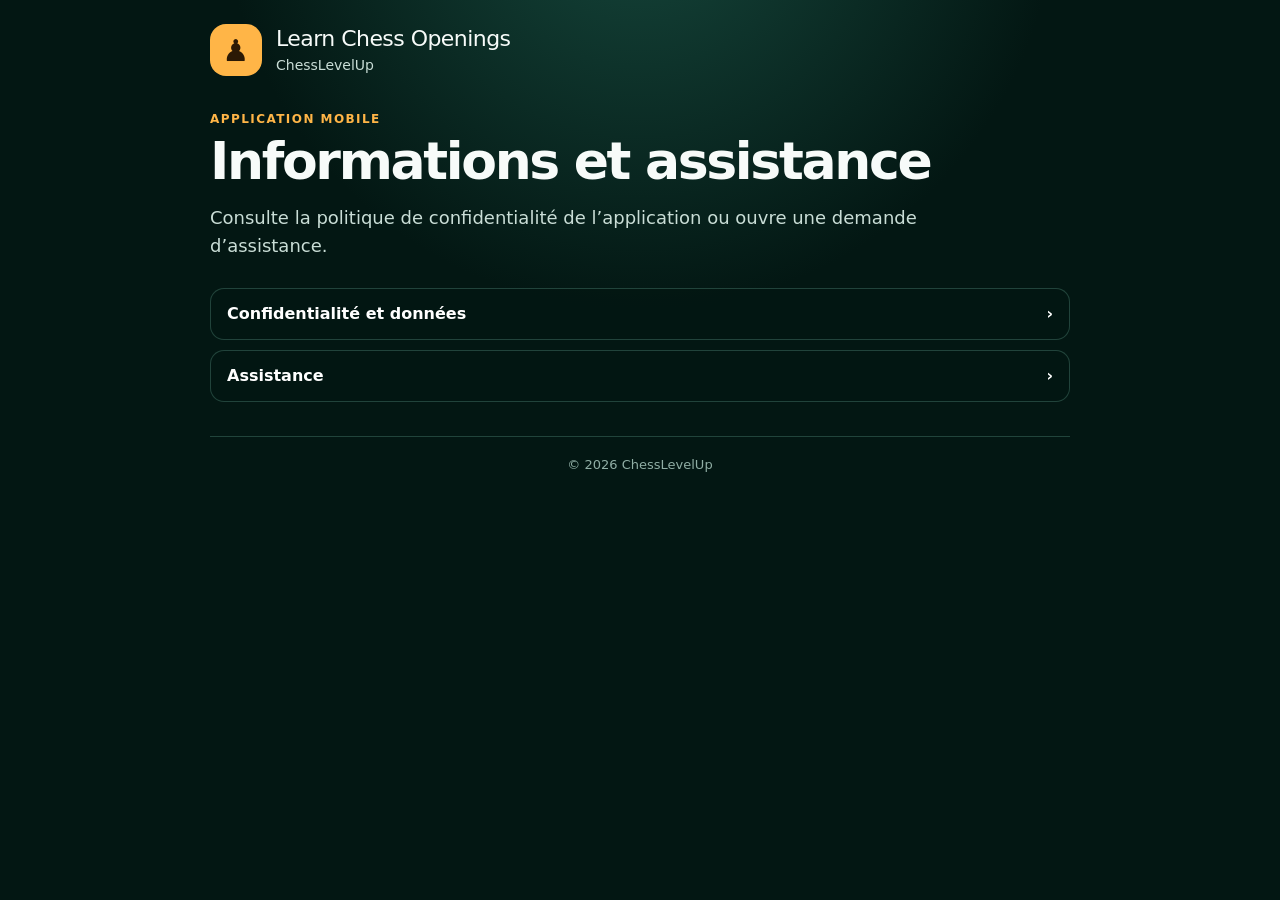
<file: index.html>
<!doctype html>
<html lang="fr">
<head>
  <meta charset="utf-8">
  <meta name="viewport" content="width=device-width, initial-scale=1">
  <meta name="description" content="Informations légales et assistance de l’application Learn Chess Openings.">
  <meta name="theme-color" content="#031713">
  <title>Learn Chess Openings · Informations et assistance</title>
  <link rel="stylesheet" href="./styles.css">
</head>
<body>
  <main class="site-shell">
    <header class="site-header">
      <div class="site-mark" aria-hidden="true">♟</div>
      <div><p class="site-title">Learn Chess Openings</p><p class="site-subtitle">ChessLevelUp</p></div>
    </header>
    <section class="hero">
      <p class="eyebrow">Application mobile</p>
      <h1>Informations et assistance</h1>
      <p class="lead">Consulte la politique de confidentialité de l’application ou ouvre une demande d’assistance.</p>
    </section>
    <div class="actions">
      <a class="action" href="./privacy/"><span>Confidentialité et données</span><span aria-hidden="true">›</span></a>
      <a class="action" href="./support/"><span>Assistance</span><span aria-hidden="true">›</span></a>
    </div>
    <footer class="site-footer">© 2026 ChessLevelUp</footer>
  </main>
</body>
</html>
</file>
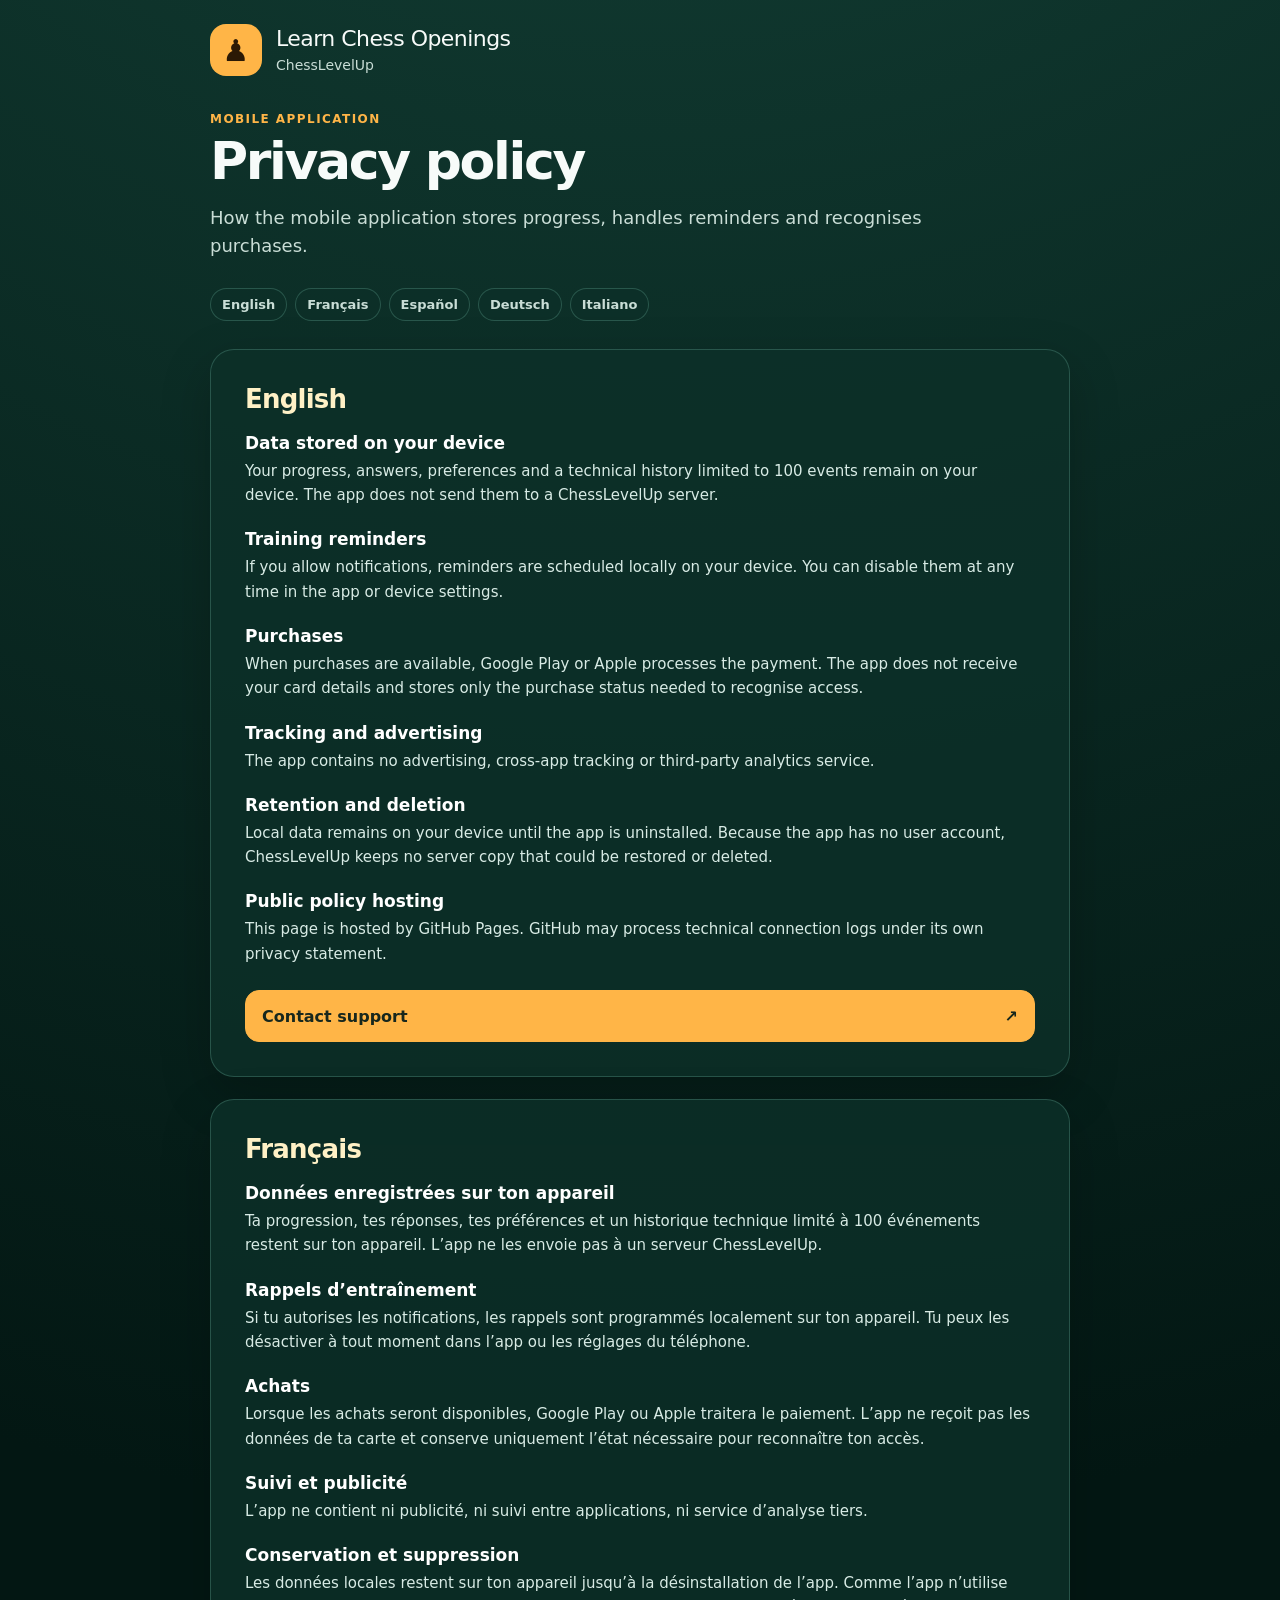
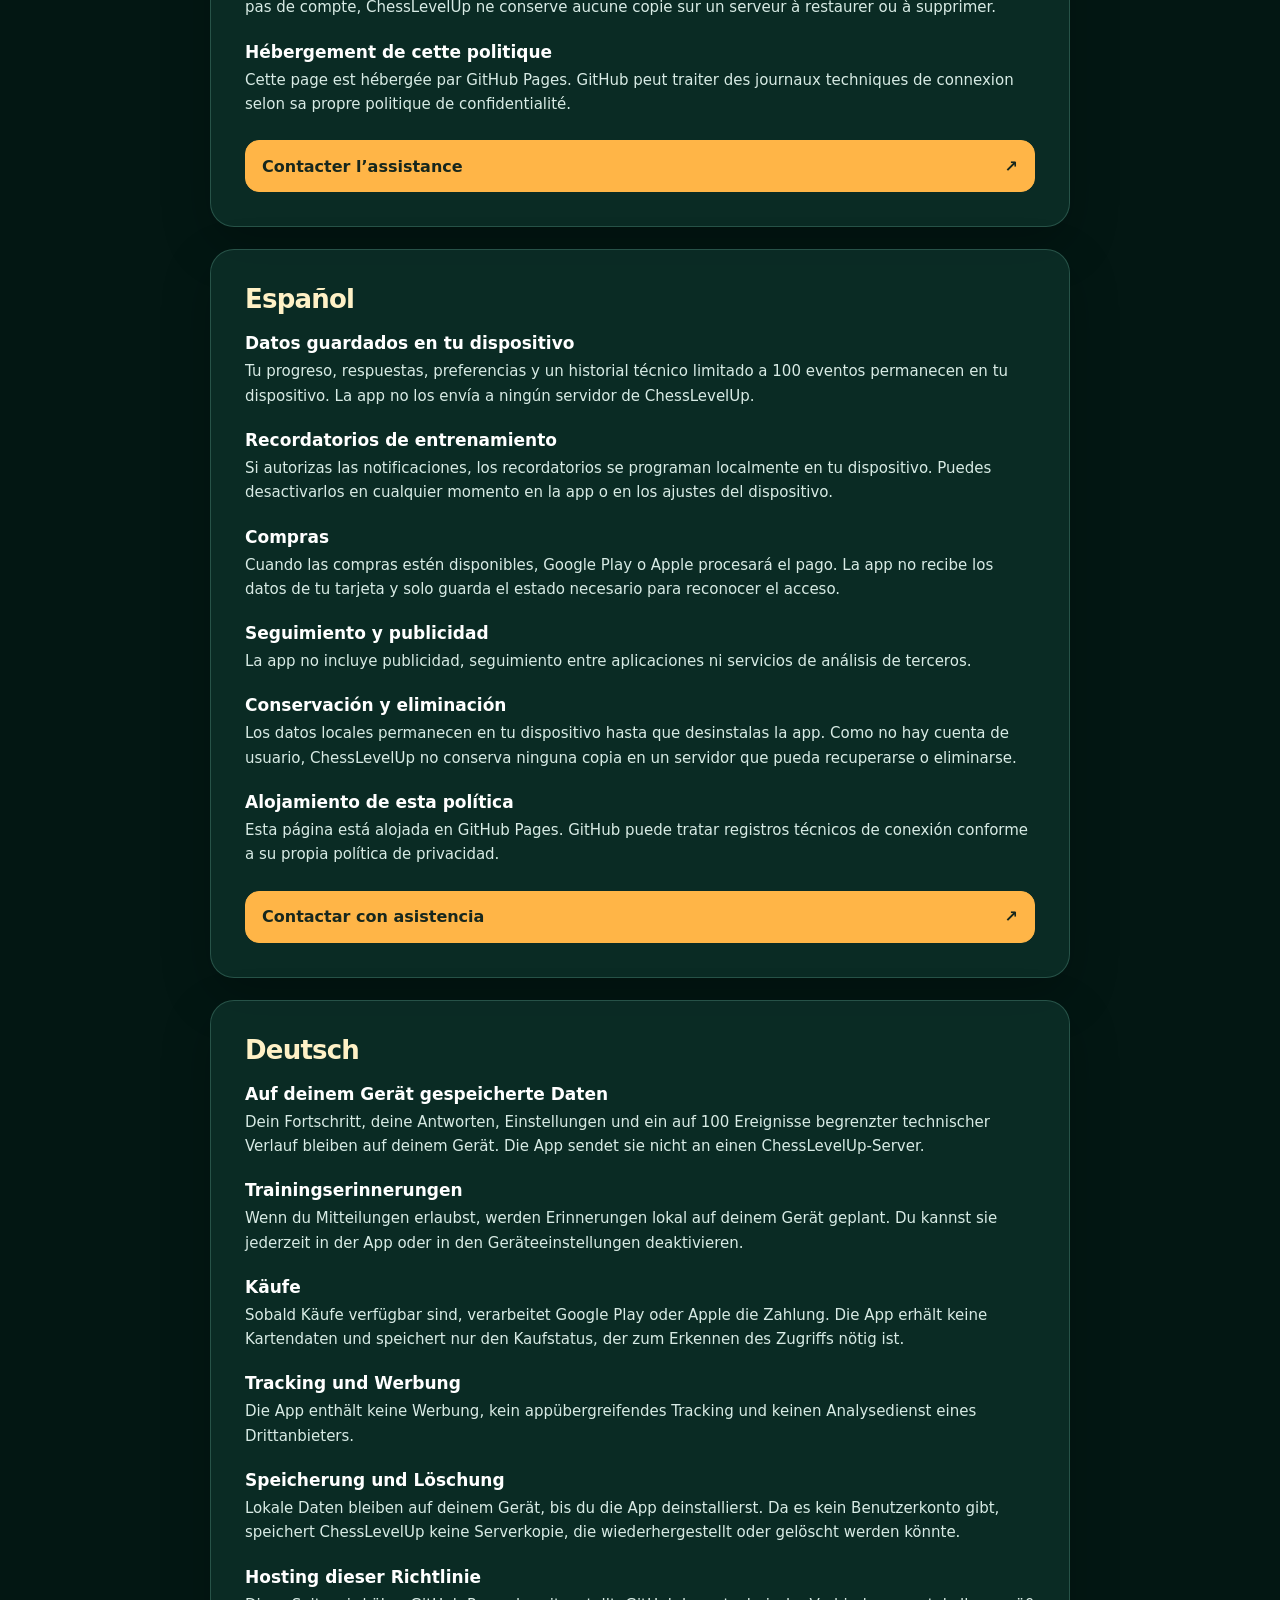
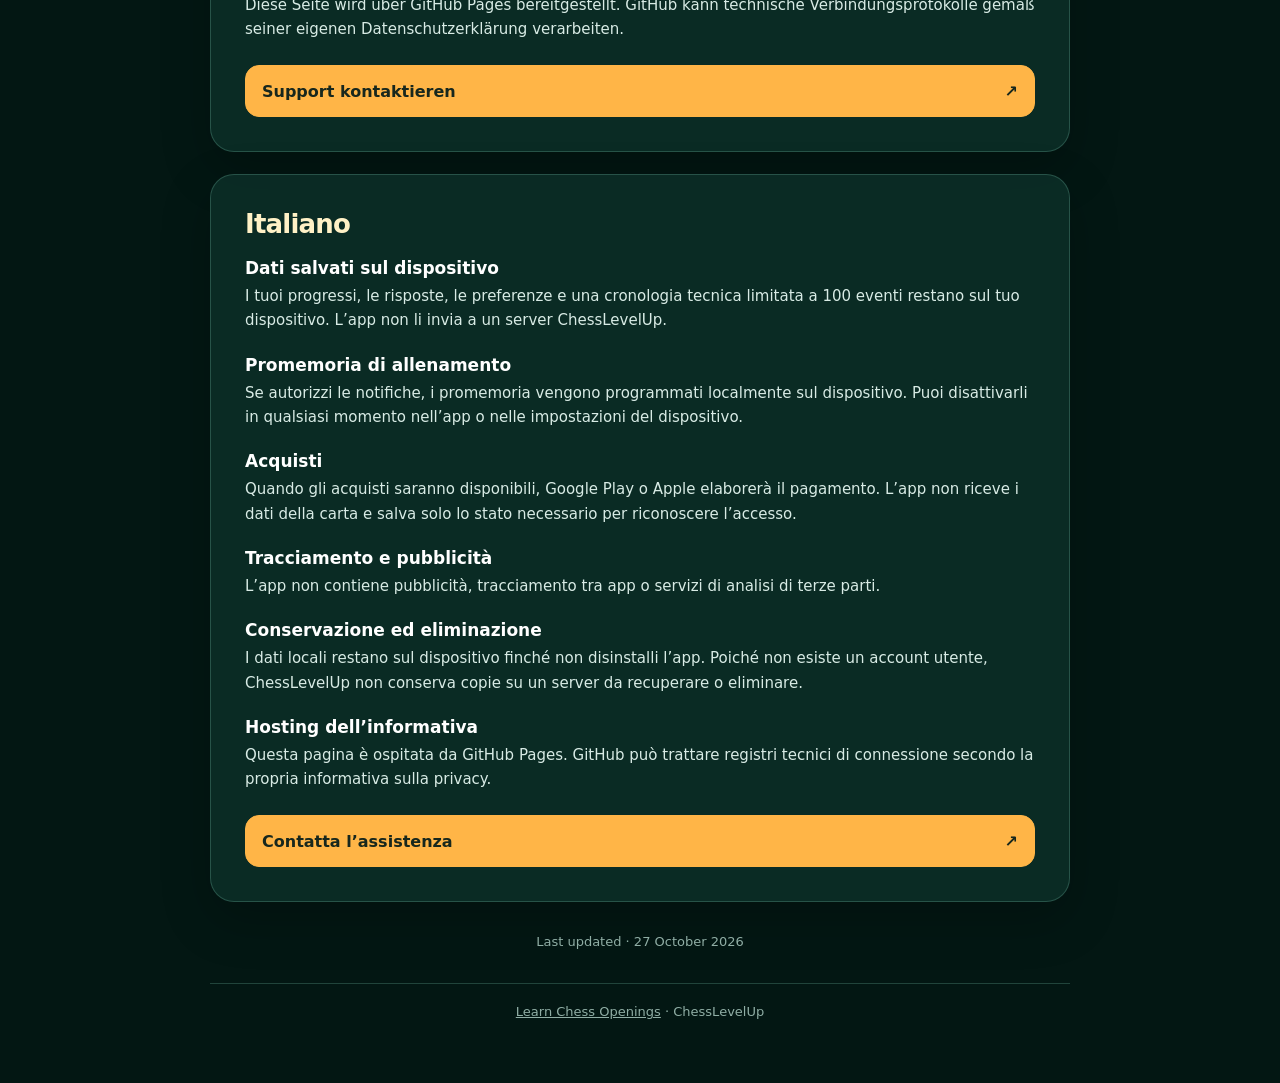
<file: privacy/index.html>
<!doctype html>
<html lang="en">
<head>
  <meta charset="utf-8">
  <meta name="viewport" content="width=device-width, initial-scale=1">
  <meta name="description" content="Privacy policy for the Learn Chess Openings mobile application.">
  <meta name="theme-color" content="#031713">
  <title>Privacy policy · Learn Chess Openings</title>
  <link rel="stylesheet" href="../styles.css">
</head>
<body>
  <main class="site-shell">
    <header class="site-header">
      <div class="site-mark" aria-hidden="true">♟</div>
      <div><p class="site-title">Learn Chess Openings</p><p class="site-subtitle">ChessLevelUp</p></div>
    </header>
    <section class="hero">
      <p class="eyebrow">Mobile application</p>
      <h1>Privacy policy</h1>
      <p class="lead">How the mobile application stores progress, handles reminders and recognises purchases.</p>
    </section>
    <nav class="language-nav" aria-label="Languages">
      <a href="#en" lang="en">English</a><a href="#fr" lang="fr">Français</a><a href="#es" lang="es">Español</a><a href="#de" lang="de">Deutsch</a><a href="#it" lang="it">Italiano</a>
    </nav>

    <section class="language-section" id="en" lang="en">
      <h2>English</h2>
      <div class="policy-block"><h3>Data stored on your device</h3><p>Your progress, answers, preferences and a technical history limited to 100 events remain on your device. The app does not send them to a ChessLevelUp server.</p></div>
      <div class="policy-block"><h3>Training reminders</h3><p>If you allow notifications, reminders are scheduled locally on your device. You can disable them at any time in the app or device settings.</p></div>
      <div class="policy-block"><h3>Purchases</h3><p>When purchases are available, Google Play or Apple processes the payment. The app does not receive your card details and stores only the purchase status needed to recognise access.</p></div>
      <div class="policy-block"><h3>Tracking and advertising</h3><p>The app contains no advertising, cross-app tracking or third-party analytics service.</p></div>
      <div class="policy-block"><h3>Retention and deletion</h3><p>Local data remains on your device until the app is uninstalled. Because the app has no user account, ChessLevelUp keeps no server copy that could be restored or deleted.</p></div>
      <div class="policy-block"><h3>Public policy hosting</h3><p>This page is hosted by GitHub Pages. GitHub may process technical connection logs under its own privacy statement.</p></div>
      <div class="actions"><a class="action action--primary" href="../support/#en"><span>Contact support</span><span aria-hidden="true">↗</span></a></div>
    </section>

    <section class="language-section" id="fr" lang="fr">
      <h2>Français</h2>
      <div class="policy-block"><h3>Données enregistrées sur ton appareil</h3><p>Ta progression, tes réponses, tes préférences et un historique technique limité à 100 événements restent sur ton appareil. L’app ne les envoie pas à un serveur ChessLevelUp.</p></div>
      <div class="policy-block"><h3>Rappels d’entraînement</h3><p>Si tu autorises les notifications, les rappels sont programmés localement sur ton appareil. Tu peux les désactiver à tout moment dans l’app ou les réglages du téléphone.</p></div>
      <div class="policy-block"><h3>Achats</h3><p>Lorsque les achats seront disponibles, Google Play ou Apple traitera le paiement. L’app ne reçoit pas les données de ta carte et conserve uniquement l’état nécessaire pour reconnaître ton accès.</p></div>
      <div class="policy-block"><h3>Suivi et publicité</h3><p>L’app ne contient ni publicité, ni suivi entre applications, ni service d’analyse tiers.</p></div>
      <div class="policy-block"><h3>Conservation et suppression</h3><p>Les données locales restent sur ton appareil jusqu’à la désinstallation de l’app. Comme l’app n’utilise pas de compte, ChessLevelUp ne conserve aucune copie sur un serveur à restaurer ou à supprimer.</p></div>
      <div class="policy-block"><h3>Hébergement de cette politique</h3><p>Cette page est hébergée par GitHub Pages. GitHub peut traiter des journaux techniques de connexion selon sa propre politique de confidentialité.</p></div>
      <div class="actions"><a class="action action--primary" href="../support/#fr"><span>Contacter l’assistance</span><span aria-hidden="true">↗</span></a></div>
    </section>

    <section class="language-section" id="es" lang="es">
      <h2>Español</h2>
      <div class="policy-block"><h3>Datos guardados en tu dispositivo</h3><p>Tu progreso, respuestas, preferencias y un historial técnico limitado a 100 eventos permanecen en tu dispositivo. La app no los envía a ningún servidor de ChessLevelUp.</p></div>
      <div class="policy-block"><h3>Recordatorios de entrenamiento</h3><p>Si autorizas las notificaciones, los recordatorios se programan localmente en tu dispositivo. Puedes desactivarlos en cualquier momento en la app o en los ajustes del dispositivo.</p></div>
      <div class="policy-block"><h3>Compras</h3><p>Cuando las compras estén disponibles, Google Play o Apple procesará el pago. La app no recibe los datos de tu tarjeta y solo guarda el estado necesario para reconocer el acceso.</p></div>
      <div class="policy-block"><h3>Seguimiento y publicidad</h3><p>La app no incluye publicidad, seguimiento entre aplicaciones ni servicios de análisis de terceros.</p></div>
      <div class="policy-block"><h3>Conservación y eliminación</h3><p>Los datos locales permanecen en tu dispositivo hasta que desinstalas la app. Como no hay cuenta de usuario, ChessLevelUp no conserva ninguna copia en un servidor que pueda recuperarse o eliminarse.</p></div>
      <div class="policy-block"><h3>Alojamiento de esta política</h3><p>Esta página está alojada en GitHub Pages. GitHub puede tratar registros técnicos de conexión conforme a su propia política de privacidad.</p></div>
      <div class="actions"><a class="action action--primary" href="../support/#es"><span>Contactar con asistencia</span><span aria-hidden="true">↗</span></a></div>
    </section>

    <section class="language-section" id="de" lang="de">
      <h2>Deutsch</h2>
      <div class="policy-block"><h3>Auf deinem Gerät gespeicherte Daten</h3><p>Dein Fortschritt, deine Antworten, Einstellungen und ein auf 100 Ereignisse begrenzter technischer Verlauf bleiben auf deinem Gerät. Die App sendet sie nicht an einen ChessLevelUp-Server.</p></div>
      <div class="policy-block"><h3>Trainingserinnerungen</h3><p>Wenn du Mitteilungen erlaubst, werden Erinnerungen lokal auf deinem Gerät geplant. Du kannst sie jederzeit in der App oder in den Geräteeinstellungen deaktivieren.</p></div>
      <div class="policy-block"><h3>Käufe</h3><p>Sobald Käufe verfügbar sind, verarbeitet Google Play oder Apple die Zahlung. Die App erhält keine Kartendaten und speichert nur den Kaufstatus, der zum Erkennen des Zugriffs nötig ist.</p></div>
      <div class="policy-block"><h3>Tracking und Werbung</h3><p>Die App enthält keine Werbung, kein appübergreifendes Tracking und keinen Analysedienst eines Drittanbieters.</p></div>
      <div class="policy-block"><h3>Speicherung und Löschung</h3><p>Lokale Daten bleiben auf deinem Gerät, bis du die App deinstallierst. Da es kein Benutzerkonto gibt, speichert ChessLevelUp keine Serverkopie, die wiederhergestellt oder gelöscht werden könnte.</p></div>
      <div class="policy-block"><h3>Hosting dieser Richtlinie</h3><p>Diese Seite wird über GitHub Pages bereitgestellt. GitHub kann technische Verbindungsprotokolle gemäß seiner eigenen Datenschutzerklärung verarbeiten.</p></div>
      <div class="actions"><a class="action action--primary" href="../support/#de"><span>Support kontaktieren</span><span aria-hidden="true">↗</span></a></div>
    </section>

    <section class="language-section" id="it" lang="it">
      <h2>Italiano</h2>
      <div class="policy-block"><h3>Dati salvati sul dispositivo</h3><p>I tuoi progressi, le risposte, le preferenze e una cronologia tecnica limitata a 100 eventi restano sul tuo dispositivo. L’app non li invia a un server ChessLevelUp.</p></div>
      <div class="policy-block"><h3>Promemoria di allenamento</h3><p>Se autorizzi le notifiche, i promemoria vengono programmati localmente sul dispositivo. Puoi disattivarli in qualsiasi momento nell’app o nelle impostazioni del dispositivo.</p></div>
      <div class="policy-block"><h3>Acquisti</h3><p>Quando gli acquisti saranno disponibili, Google Play o Apple elaborerà il pagamento. L’app non riceve i dati della carta e salva solo lo stato necessario per riconoscere l’accesso.</p></div>
      <div class="policy-block"><h3>Tracciamento e pubblicità</h3><p>L’app non contiene pubblicità, tracciamento tra app o servizi di analisi di terze parti.</p></div>
      <div class="policy-block"><h3>Conservazione ed eliminazione</h3><p>I dati locali restano sul dispositivo finché non disinstalli l’app. Poiché non esiste un account utente, ChessLevelUp non conserva copie su un server da recuperare o eliminare.</p></div>
      <div class="policy-block"><h3>Hosting dell’informativa</h3><p>Questa pagina è ospitata da GitHub Pages. GitHub può trattare registri tecnici di connessione secondo la propria informativa sulla privacy.</p></div>
      <div class="actions"><a class="action action--primary" href="../support/#it"><span>Contatta l’assistenza</span><span aria-hidden="true">↗</span></a></div>
    </section>

    <p class="updated">Last updated · 27 October 2026</p>
    <footer class="site-footer"><a href="../">Learn Chess Openings</a> · ChessLevelUp</footer>
  </main>
</body>
</html>
</file>
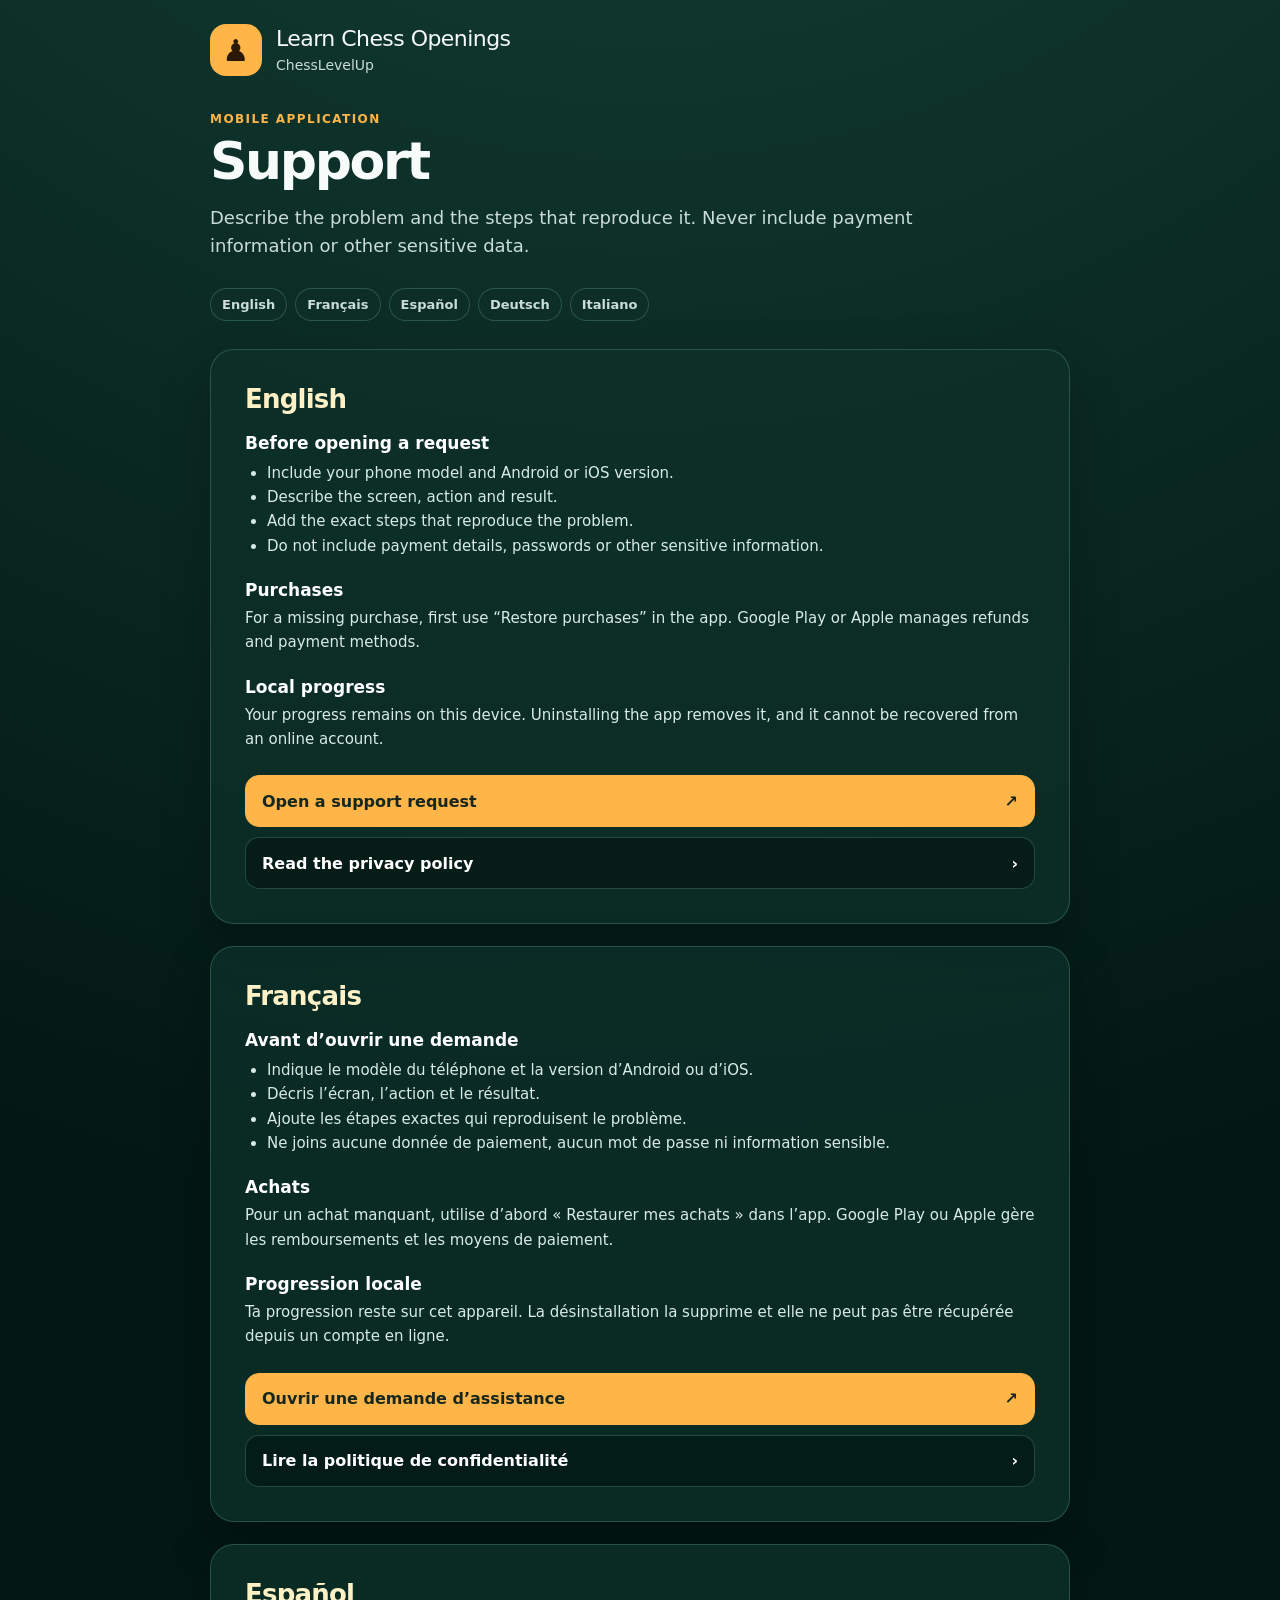
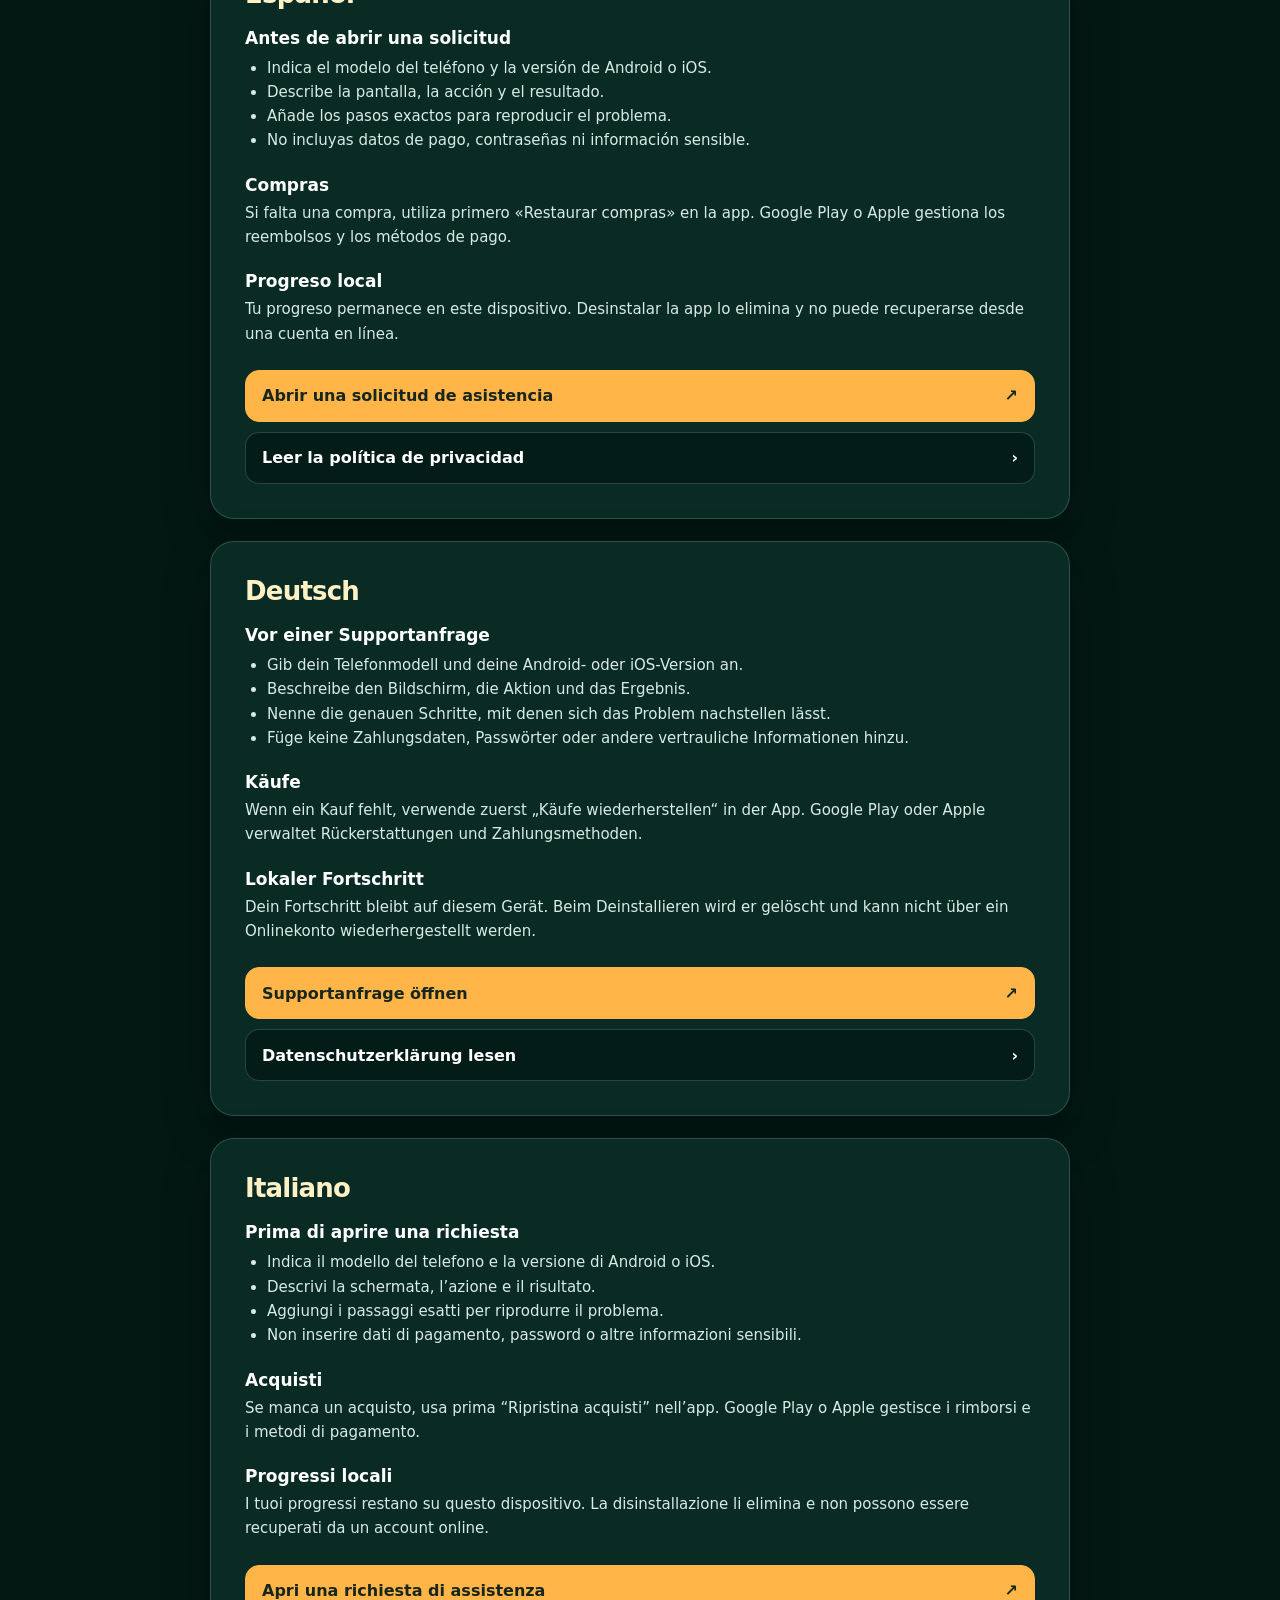
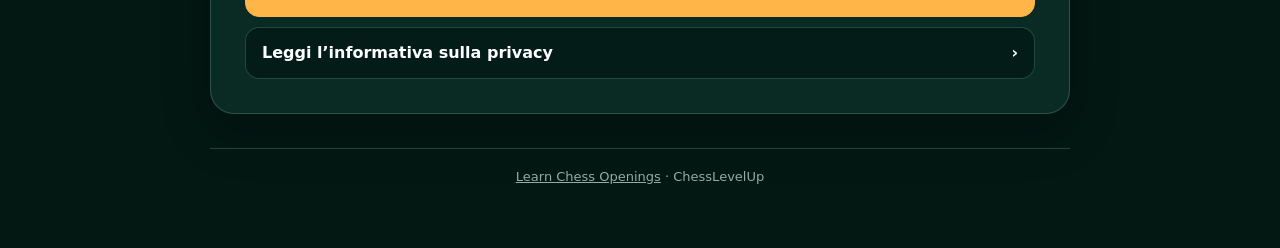
<file: support/index.html>
<!doctype html>
<html lang="en">
<head>
  <meta charset="utf-8">
  <meta name="viewport" content="width=device-width, initial-scale=1">
  <meta name="description" content="Support for the Learn Chess Openings mobile application.">
  <meta name="theme-color" content="#031713">
  <title>Support · Learn Chess Openings</title>
  <link rel="stylesheet" href="../styles.css">
</head>
<body>
  <main class="site-shell">
    <header class="site-header">
      <div class="site-mark" aria-hidden="true">♟</div>
      <div><p class="site-title">Learn Chess Openings</p><p class="site-subtitle">ChessLevelUp</p></div>
    </header>
    <section class="hero">
      <p class="eyebrow">Mobile application</p>
      <h1>Support</h1>
      <p class="lead">Describe the problem and the steps that reproduce it. Never include payment information or other sensitive data.</p>
    </section>
    <nav class="language-nav" aria-label="Languages">
      <a href="#en" lang="en">English</a><a href="#fr" lang="fr">Français</a><a href="#es" lang="es">Español</a><a href="#de" lang="de">Deutsch</a><a href="#it" lang="it">Italiano</a>
    </nav>

    <section class="language-section" id="en" lang="en">
      <h2>English</h2>
      <div class="policy-block"><h3>Before opening a request</h3><ul><li>Include your phone model and Android or iOS version.</li><li>Describe the screen, action and result.</li><li>Add the exact steps that reproduce the problem.</li><li>Do not include payment details, passwords or other sensitive information.</li></ul></div>
      <div class="policy-block"><h3>Purchases</h3><p>For a missing purchase, first use “Restore purchases” in the app. Google Play or Apple manages refunds and payment methods.</p></div>
      <div class="policy-block"><h3>Local progress</h3><p>Your progress remains on this device. Uninstalling the app removes it, and it cannot be recovered from an online account.</p></div>
      <div class="actions"><a class="action action--primary" href="https://github.com/StoppedAtHelloWorld/chesslevelup-legal/issues/new?template=support.yml"><span>Open a support request</span><span aria-hidden="true">↗</span></a><a class="action" href="../privacy/#en"><span>Read the privacy policy</span><span aria-hidden="true">›</span></a></div>
    </section>

    <section class="language-section" id="fr" lang="fr">
      <h2>Français</h2>
      <div class="policy-block"><h3>Avant d’ouvrir une demande</h3><ul><li>Indique le modèle du téléphone et la version d’Android ou d’iOS.</li><li>Décris l’écran, l’action et le résultat.</li><li>Ajoute les étapes exactes qui reproduisent le problème.</li><li>Ne joins aucune donnée de paiement, aucun mot de passe ni information sensible.</li></ul></div>
      <div class="policy-block"><h3>Achats</h3><p>Pour un achat manquant, utilise d’abord « Restaurer mes achats » dans l’app. Google Play ou Apple gère les remboursements et les moyens de paiement.</p></div>
      <div class="policy-block"><h3>Progression locale</h3><p>Ta progression reste sur cet appareil. La désinstallation la supprime et elle ne peut pas être récupérée depuis un compte en ligne.</p></div>
      <div class="actions"><a class="action action--primary" href="https://github.com/StoppedAtHelloWorld/chesslevelup-legal/issues/new?template=support.yml"><span>Ouvrir une demande d’assistance</span><span aria-hidden="true">↗</span></a><a class="action" href="../privacy/#fr"><span>Lire la politique de confidentialité</span><span aria-hidden="true">›</span></a></div>
    </section>

    <section class="language-section" id="es" lang="es">
      <h2>Español</h2>
      <div class="policy-block"><h3>Antes de abrir una solicitud</h3><ul><li>Indica el modelo del teléfono y la versión de Android o iOS.</li><li>Describe la pantalla, la acción y el resultado.</li><li>Añade los pasos exactos para reproducir el problema.</li><li>No incluyas datos de pago, contraseñas ni información sensible.</li></ul></div>
      <div class="policy-block"><h3>Compras</h3><p>Si falta una compra, utiliza primero «Restaurar compras» en la app. Google Play o Apple gestiona los reembolsos y los métodos de pago.</p></div>
      <div class="policy-block"><h3>Progreso local</h3><p>Tu progreso permanece en este dispositivo. Desinstalar la app lo elimina y no puede recuperarse desde una cuenta en línea.</p></div>
      <div class="actions"><a class="action action--primary" href="https://github.com/StoppedAtHelloWorld/chesslevelup-legal/issues/new?template=support.yml"><span>Abrir una solicitud de asistencia</span><span aria-hidden="true">↗</span></a><a class="action" href="../privacy/#es"><span>Leer la política de privacidad</span><span aria-hidden="true">›</span></a></div>
    </section>

    <section class="language-section" id="de" lang="de">
      <h2>Deutsch</h2>
      <div class="policy-block"><h3>Vor einer Supportanfrage</h3><ul><li>Gib dein Telefonmodell und deine Android- oder iOS-Version an.</li><li>Beschreibe den Bildschirm, die Aktion und das Ergebnis.</li><li>Nenne die genauen Schritte, mit denen sich das Problem nachstellen lässt.</li><li>Füge keine Zahlungsdaten, Passwörter oder andere vertrauliche Informationen hinzu.</li></ul></div>
      <div class="policy-block"><h3>Käufe</h3><p>Wenn ein Kauf fehlt, verwende zuerst „Käufe wiederherstellen“ in der App. Google Play oder Apple verwaltet Rückerstattungen und Zahlungsmethoden.</p></div>
      <div class="policy-block"><h3>Lokaler Fortschritt</h3><p>Dein Fortschritt bleibt auf diesem Gerät. Beim Deinstallieren wird er gelöscht und kann nicht über ein Onlinekonto wiederhergestellt werden.</p></div>
      <div class="actions"><a class="action action--primary" href="https://github.com/StoppedAtHelloWorld/chesslevelup-legal/issues/new?template=support.yml"><span>Supportanfrage öffnen</span><span aria-hidden="true">↗</span></a><a class="action" href="../privacy/#de"><span>Datenschutzerklärung lesen</span><span aria-hidden="true">›</span></a></div>
    </section>

    <section class="language-section" id="it" lang="it">
      <h2>Italiano</h2>
      <div class="policy-block"><h3>Prima di aprire una richiesta</h3><ul><li>Indica il modello del telefono e la versione di Android o iOS.</li><li>Descrivi la schermata, l’azione e il risultato.</li><li>Aggiungi i passaggi esatti per riprodurre il problema.</li><li>Non inserire dati di pagamento, password o altre informazioni sensibili.</li></ul></div>
      <div class="policy-block"><h3>Acquisti</h3><p>Se manca un acquisto, usa prima “Ripristina acquisti” nell’app. Google Play o Apple gestisce i rimborsi e i metodi di pagamento.</p></div>
      <div class="policy-block"><h3>Progressi locali</h3><p>I tuoi progressi restano su questo dispositivo. La disinstallazione li elimina e non possono essere recuperati da un account online.</p></div>
      <div class="actions"><a class="action action--primary" href="https://github.com/StoppedAtHelloWorld/chesslevelup-legal/issues/new?template=support.yml"><span>Apri una richiesta di assistenza</span><span aria-hidden="true">↗</span></a><a class="action" href="../privacy/#it"><span>Leggi l’informativa sulla privacy</span><span aria-hidden="true">›</span></a></div>
    </section>

    <footer class="site-footer"><a href="../">Learn Chess Openings</a> · ChessLevelUp</footer>
  </main>
</body>
</html>
</file>
<file: styles.css>
:root {
  color-scheme: dark;
  --background: #031713;
  --panel: #0d3029;
  --panel-soft: #102c27;
  --text: #f7fbf9;
  --muted: #c9ddd6;
  --line: rgba(125, 203, 179, .25);
  --accent: #ffb547;
  --mint: #55d8ad;
  font-family: Inter, ui-sans-serif, system-ui, -apple-system, BlinkMacSystemFont, "Segoe UI", sans-serif;
}

* { box-sizing: border-box; }
html { min-height: 100%; background: var(--background); scroll-behavior: smooth; }
body { min-height: 100%; margin: 0; color: var(--text); background: radial-gradient(circle at 50% -20%, #16473c 0, var(--background) 46%); }
a { color: inherit; }
.site-shell { width: min(100% - 32px, 860px); margin: 0 auto; padding: 24px 0 64px; }
.site-header { display: flex; align-items: center; gap: 14px; margin-bottom: 36px; }
.site-mark { width: 52px; height: 52px; display: grid; place-items: center; border: 1px solid rgba(255,181,71,.42); border-radius: 16px; color: #2b1905; background: var(--accent); font-size: 30px; }
.site-title { margin: 0; font-size: 22px; line-height: 1.1; letter-spacing: -.025em; }
.site-subtitle { margin: 5px 0 0; color: var(--muted); font-size: 14px; }
.hero { margin-bottom: 28px; }
.eyebrow { margin: 0 0 9px; color: var(--accent); font-size: 12px; font-weight: 850; letter-spacing: .12em; text-transform: uppercase; }
h1 { margin: 0; font-size: clamp(34px, 8vw, 52px); line-height: 1.02; letter-spacing: -.045em; }
.lead { max-width: 720px; margin: 16px 0 0; color: var(--muted); font-size: 18px; line-height: 1.55; }
.language-nav { display: flex; flex-wrap: wrap; gap: 8px; margin: 0 0 28px; }
.language-nav a { padding: 8px 11px; border: 1px solid var(--line); border-radius: 999px; color: var(--muted); background: rgba(13,48,41,.72); font-size: 13px; font-weight: 750; text-decoration: none; }
.language-nav a:hover, .language-nav a:focus-visible { border-color: var(--accent); color: #fff; }
.language-section { scroll-margin-top: 16px; margin-top: 22px; padding: clamp(20px, 5vw, 34px); border: 1px solid var(--line); border-radius: 24px; background: rgba(13,48,41,.82); box-shadow: 0 18px 50px rgba(0,0,0,.22); }
.language-section h2 { margin: 0 0 19px; color: #fff1c6; font-size: 26px; letter-spacing: -.03em; }
.policy-block + .policy-block { margin-top: 22px; }
.policy-block h3 { margin: 0 0 6px; color: #fff; font-size: 17px; }
.policy-block p, .policy-block li { margin: 0; color: #d8ebe5; font-size: 15px; line-height: 1.62; }
.policy-block ul { margin: 8px 0 0; padding-inline-start: 22px; }
.actions { display: grid; gap: 10px; margin-top: 24px; }
.action { min-height: 52px; padding: 13px 16px; display: flex; align-items: center; justify-content: space-between; gap: 18px; border: 1px solid var(--line); border-radius: 14px; color: #fff; background: rgba(4,23,19,.72); font-weight: 800; text-decoration: none; }
.action:hover, .action:focus-visible { border-color: var(--accent); color: var(--accent); }
.action--primary { color: #17271d; border-color: var(--accent); background: var(--accent); }
.action--primary:hover, .action--primary:focus-visible { color: #17271d; filter: brightness(1.06); }
.updated { margin-top: 32px; color: #90aea5; font-size: 13px; text-align: center; }
.site-footer { margin-top: 34px; padding-top: 20px; border-top: 1px solid var(--line); color: #90aea5; font-size: 13px; text-align: center; }

@media (max-width: 520px) {
  .site-shell { width: min(100% - 22px, 860px); padding-top: 15px; }
  .site-header { margin-bottom: 28px; }
  .language-section { border-radius: 19px; }
}
</file>
